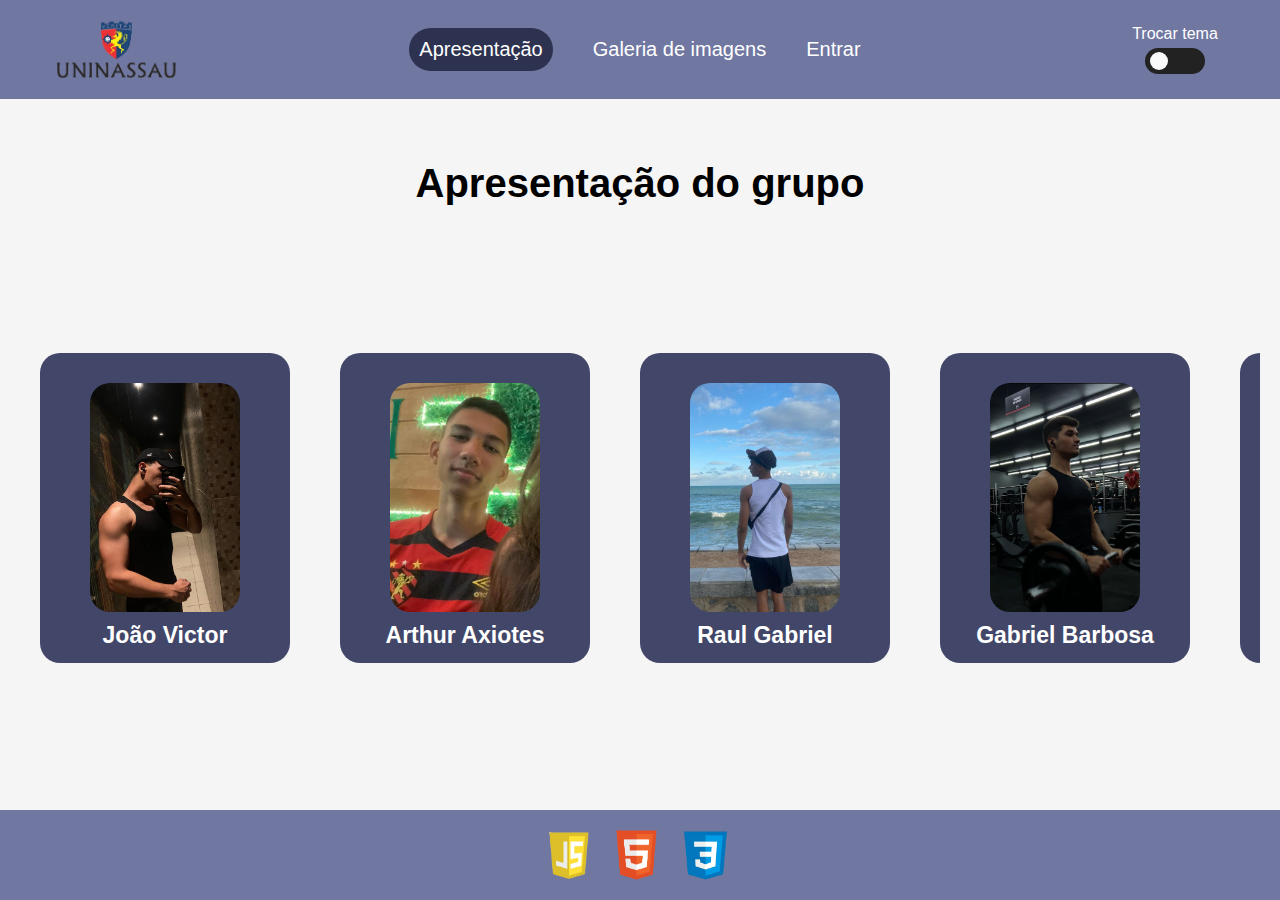
<file: index.html>
<!DOCTYPE html>
<html lang="pt-br">
<head>
    <meta charset="UTF-8">
    <meta name="viewport" content="width=device-width, initial-scale=1.0">
    <link rel="stylesheet" href="/styles/style.css">
    <link rel="stylesheet" href="/styles/style-header.css">
    <link rel="stylesheet" href="/styles/style-main-index.css">
    <link rel="stylesheet" href="/styles/style-footer.css">
    <title>Trabalho AV2 - Apresentação</title>
</head>
<body class="back-color-light">
    <header class="header header-light">
        <section class="container-header-desktop">
            <figure>
                <img src="/images/image-header.png" class="image-header" alt="Imagem com símbolo e nome da UNINASSAU">
            </figure>

            <nav class="menu-desktop">
                <a id="opcaoSelecionada" class="opcoes opcao-selecionada-light opcoes-light">Apresentação</a>
                <a href="/pages/galeria-de-imagens.html" class="opcoes opcoes-light">Galeria de imagens</a>
                <a href="/pages/login.html" class="opcoes opcoes-light">Entrar</a>
            </nav>

            <div class="tema">
                <p class="mode">Trocar tema</p>
                <div>
                    <input type="checkbox" class="checkbox" id="check-mode">
                    <label for="check-mode" class="label label-light">
                        <div class="btn-label btn-label-light"></div>
                    </label>
                </div>
            </div>
            
            <button class="btn-menu-mobile" onclick="menuMobile()">
                <img src="/images/menu-header.png" width="50px">
            </button>
        </section>
        
        <nav id="menu-mobile" style="transform: scale(0);" class="container-opcao-mobile">
            <a id="opcao-selecionada-mobile" class="opcoes-mobile">Apresentação</a>
            <a href="/pages/galeria-de-imagens.html" class="opcoes-mobile">Galeria de imagens</a>
            <a href="/pages/login.html" class="opcoes-mobile">Entrar</a>

            <div class="tema-mobile">
                <p class="mode">Trocar tema</p>
                <div>
                    <input type="checkbox" class="checkbox" id="check-mode-mobile">
                    <label for="check-mode-mobile" class="label label-light">
                        <div class="btn-label btn-label-light"></div>
                    </label>
                </div>
            </div>
        </nav>
    </header>

    <main class="main-index">
        <h1 class="titulo-page titulo-page-light">Apresentação do grupo</h1>

        <section class="sessao-integrantes">
            <div class="carrossel">
                <div class="integrante" id="neves">
                    <div class="pre-hover">
                        <img src="/images/image-neves.png" class="image-integrante">
                        <h2 class="nome">João Victor</h2>
                    </div>

                    <p class="text">
                        Olá! Tenho 19 anos, sou back-end developer, estou a 1 ano e meio na área da programação, estou cursando C.C pela UNINASSAU, 
                        nas horas vagas gosto de ir a academia, jogar, sair... Linguagens: Java, C#, Java-Script e SQL.
                        Frameworks: Spring boot e .Net.
                    </p>
                </div>

                <div class="integrante" id="arthur">
                    <div class="pre-hover">
                        <img src="/images/image-arthur.png" class="image-integrante">
                        <h2 class="nome">Arthur Axiotes</h2>
                    </div>

                    <p class="text">
                        Olá, tenho 20 anos, estou a uma ano e meio cursando C.C na UNINASSAU.
                        Ao longo desse tempo tive mais experiências com desenvolvimento web, tendo como principais tecnologias
                        HTML, CSS, SCSS, JavaScript, TypeScript e Angular.
                    </p>
                </div>

                <div class="integrante" id="raul">
                    <div class="pre-hover">
                        <img src="/images/image-raul.png" class="image-integrante">
                        <h2 class="nome">Raul Gabriel</h2>
                    </div>

                    <p class="text">
                        Olá! Tenho 19 anos de idade, sou um estudante de C.C pela UNINASSAU
                        e estou no terceiro período do curso. Gosto bastante de Python, porém gosto muito de banco de dados e me interesso também por todo o front-end,
                        Também tenho experiência com django e análise de dados.
                    </p>
                </div>

                <div class="integrante" id="barbosa">
                    <div class="pre-hover">
                        <img src="/images/image-barbosa.png" class="image-integrante">
                        <h2 class="nome">Gabriel Barbosa</h2>
                    </div>

                    <p class="text">
                        Olá! Tenho 20 anos e estou no terceiro período do curso de C.C na UNINASSAU.
                        Há um ano e meio entrei no mundo da programação e me dedico ao back-end.
                        Minhas linguagens principais são JavaScript, Python, HTML.
                        Estou sempre explorando novas possibilidades nesse universo da tecnologia.
                    </p>
                </div>

                <div class="integrante" id="vini">
                    <div class="pre-hover">
                        <img src="/images/image-vini.png" class="image-integrante">
                        <h2 class="nome">Vinicius Júnior</h2>
                    </div>

                    <p class="text">
                        Olá, tenho 19 anos sou estudante do terceiro período de C.C na UNINASSAU.
                        Gosto de aprender sobre tecnologia, e meu passa tempo é jogar e estudar. Estou aperfeiçoando 
                        meus conhecimentos em JavaScript com foco em React.js e pretendo me tornar um Desenvolvedor Fullstack!
                    </p>
                </div>
            </div>
        </section>
    </main>
    
    <footer class="footer footer-light">
        <div class="images-footer">
            <img src="/images/image-js.png" id="javaScript" alt="Image do símbolo do JavaScript">
            <img src="/images/image-html.png" id="html" alt="Image do símbolo do HTML">
            <img src="/images/image-css.png" id="css" alt="Image do símbolo do CSS">
        </div>
    </footer>

    <script src="/scripts/script-index.js"></script>
</body>
</html>
</file>
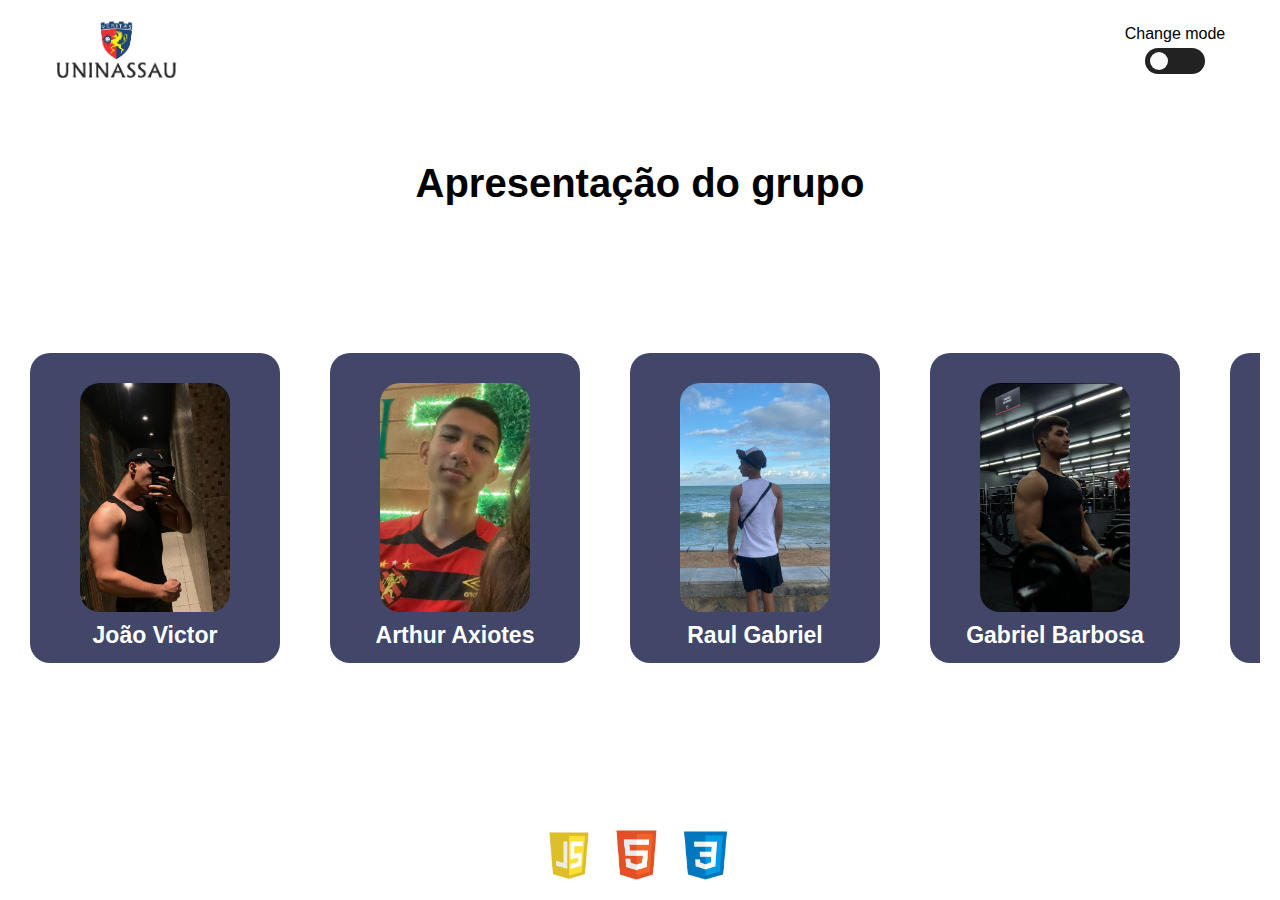
<file: pages/index.html>
<!DOCTYPE html>
<html lang="pt-br">
<head>
    <meta charset="UTF-8">
    <meta name="viewport" content="width=device-width, initial-scale=1.0">
    <link rel="stylesheet" href="/styles/style.css">
    <link rel="stylesheet" href="/styles/style-header.css">
    <link rel="stylesheet" href="/styles/style-main-index.css">
    <link rel="stylesheet" href="/styles/style-footer.css">
    <title>Trabalho AV2 - Apresentação</title>
</head>
<body>
    <header class="header">
        <div class="container-header-desktop">
            <figure>
                <img src="/images/image-header.png" class="image-header">
            </figure>

            <nav class="menu-desktop">
                <a id="opcao-selecionada" class="opcoes">Apresentação</a>
                <a href="/pages/galeria-de-imagens.html" class="opcoes">Galeria de imagens</a>
                <a href="/pages/login.html" class="opcoes">Entrar</a>
            </nav>

            <div class="tema">
                <p id="mode">Change mode</p>
                <div>
                    <input type="checkbox" class="checkbox" id="check-mode">
                    <label for="check-mode" class="label label-light">
                        <div class="btn-label btn-label-light"></div>
                    </label>
                </div>
            </div>
            
            <button class="btn-menu-mobile" onclick="menuMobile()">
                <img src="/images/menu-header.png">
            </button>
        </div>
        
        <nav id="menu-mobile" style="transform: scale(0);" class="container-opcao-mobile">
            <a id="opcao-selecionada-mobile" class="opcoes-mobile">Apresentação</a>
            <a href="/pages/galeria-de-imagens.html" class="opcoes-mobile">Galeria de imagens</a>
            <a href="/pages/login.html" class="opcoes-mobile">Entrar</a>
        </nav>
    </header>

    <main class="main-index">
        <h1 class="titulo-page">Apresentação do grupo</h1>

        <section class="sessao-integrantes">
            <div class="carrossel">
                <div class="integrante">
                    <div class="pre-hover">
                        <img src="/images/image-neves.png" class="image-integrante">
                        <h2 class="nome">João Victor</h2>
                    </div>

                    <p class="text">
                        Olá! Tenho 19 anos, sou back-end developer, estou a 1 ano e meio na área da programação, estou cursando C.C pela UNINASSAU, 
                        nas horas vagas gosto de ir a academia, jogar, sair... Linguagens: Java, C#, Java-Script e SQL.
                        Frameworks: Spring boot e .Net, e possuo mais algumas certificações.
                    </p>
                </div>

                <div class="integrante">
                    <div class="pre-hover">
                        <img src="/images/image-arthur.png" class="image-integrante">
                        <h2 class="nome">Arthur Axiotes</h2>
                    </div>

                    <p class="text">
                        Olá, tenho 20 anos, estou a uma ano e meio cursando C.C na UNINASSAU.
                        Ao longo desse tempo tive mais experiências com desenvolvimento web, tendo como principais tecnologias
                        HTML, CSS, SCSS, JavaScript, TypeScript e Angular.
                    </p>
                </div>

                <div class="integrante">
                    <div class="pre-hover">
                        <img src="/images/image-raul.png" class="image-integrante">
                        <h2 class="nome">Raul Gabriel</h2>
                    </div>

                    <p class="text">
                        Olá! Tenho 19 anos de idade, sou um estudante de C.C pela UNINASSAU
                        e estou no terceiro período do curso. Gosto bastante de Python, porém gosto muito de banco de dados e me interesso também por todo o front-end,
                        Também tenho experiência com django e análise de dados.
                    </p>
                </div>

                <div class="integrante">
                    <div class="pre-hover">
                        <img src="/images/image-barbosa.png" class="image-integrante">
                        <h2 class="nome">Gabriel Barbosa</h2>
                    </div>

                    <p class="text">
                        Olá! Tenho 20 anos e estou no terceiro período do curso de C.C na UNINASSAU.
                        Há um ano e meio entrei no mundo da programação e me dedico ao back-end.
                        Minhas linguagens principais são JavaScript, Python, HTML.
                        Estou sempre explorando novas possibilidades nesse universo da tecnologia.
                    </p>
                </div>

                <div class="integrante">
                    <div class="pre-hover">
                        <img src="/images/image-vini.png" class="image-integrante">
                        <h2 class="nome">Vinicius Júnior</h2>
                    </div>

                    <p class="text">
                        Olá, tenho 19 anos sou estudante do terceiro período de C.C na UNINASSAU.
                        Gosto de aprender sobre tecnologia, e meu passa tempo é jogar e estudar. Estou aperfeiçoando 
                        meus conhecimentos em JavaScript com foco em React.js e pretendo me tornar um Desenvolvedor Fullstack!
                    </p>
                </div>
            </div>
        </section>
    </main>
    
    <footer class="footer">
        <div class="images-footer">
            <img src="/images/image-js.png" id="javaScript">
            <img src="/images/image-html.png" id="html">
            <img src="/images/image-css.png" id="css">
        </div>
    </footer>

    <script src="/scripts/script-index.js"></script>
</body>
</html>
</file>
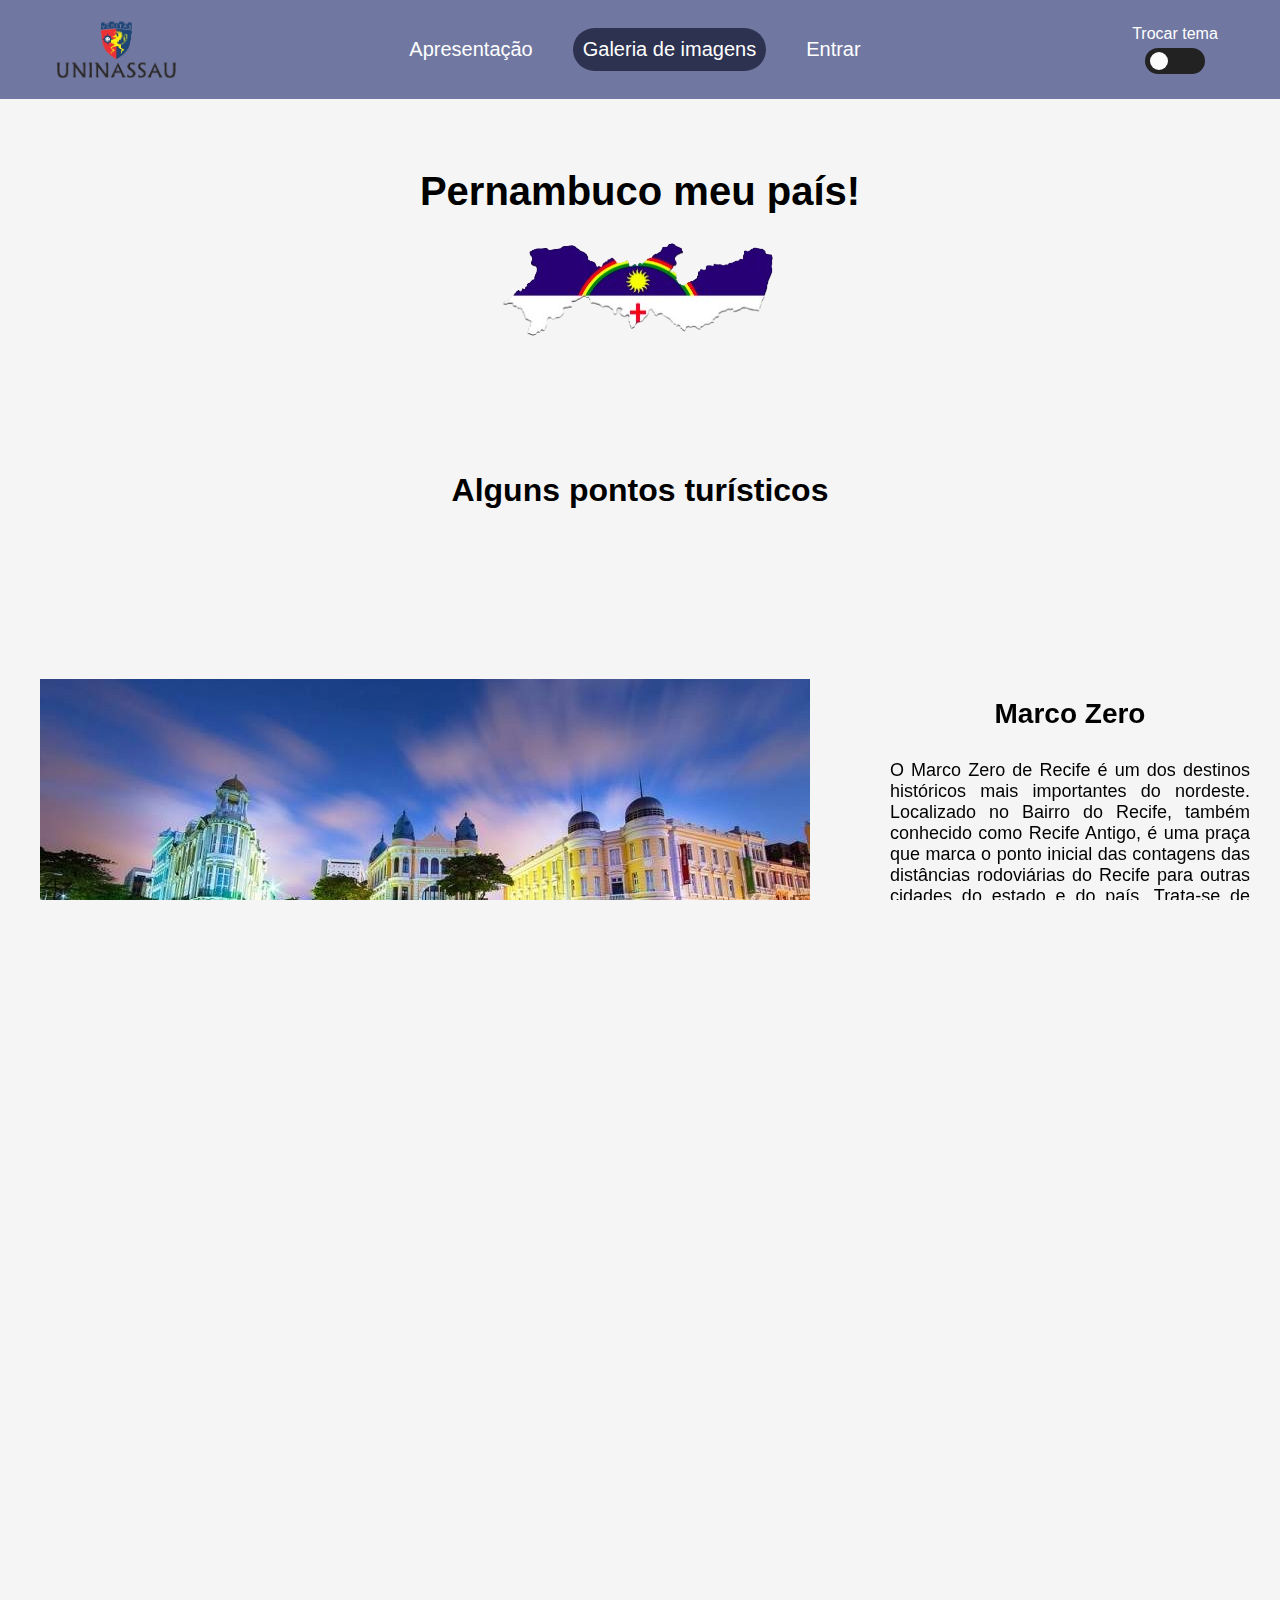
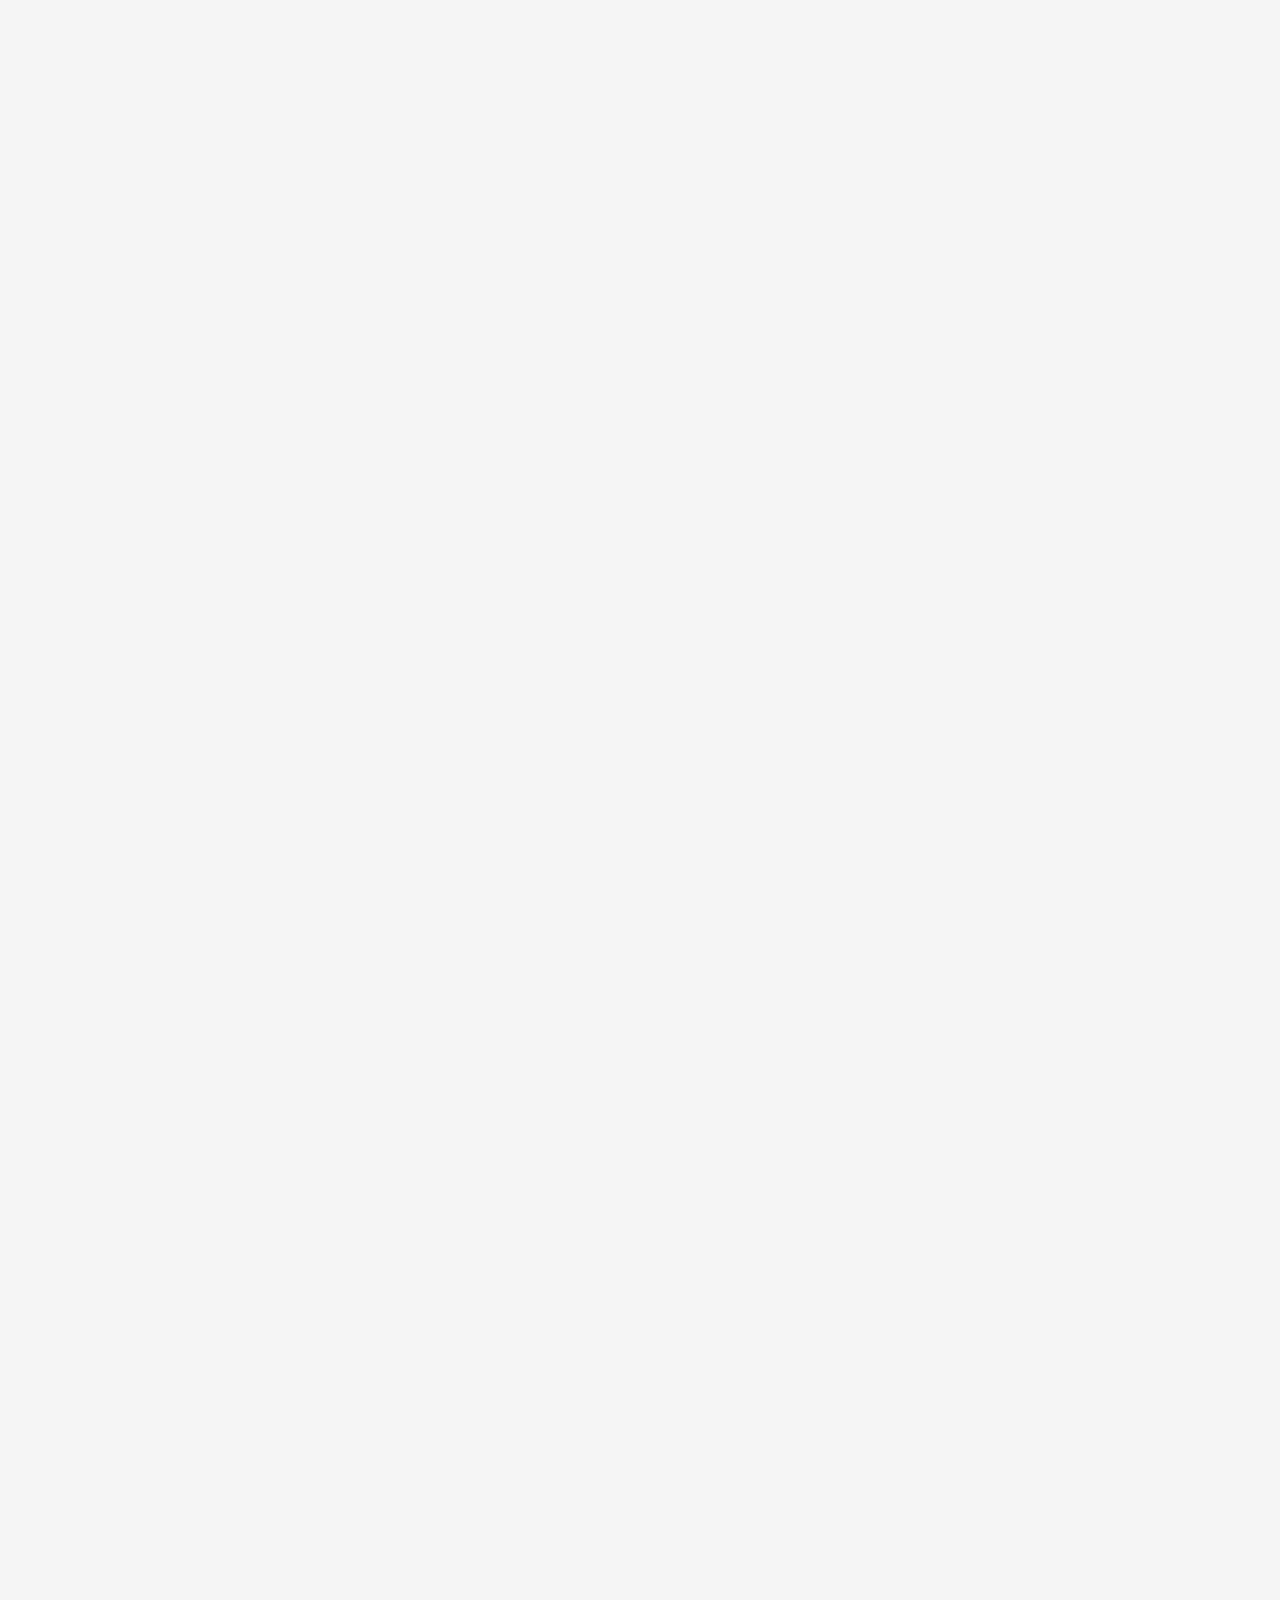
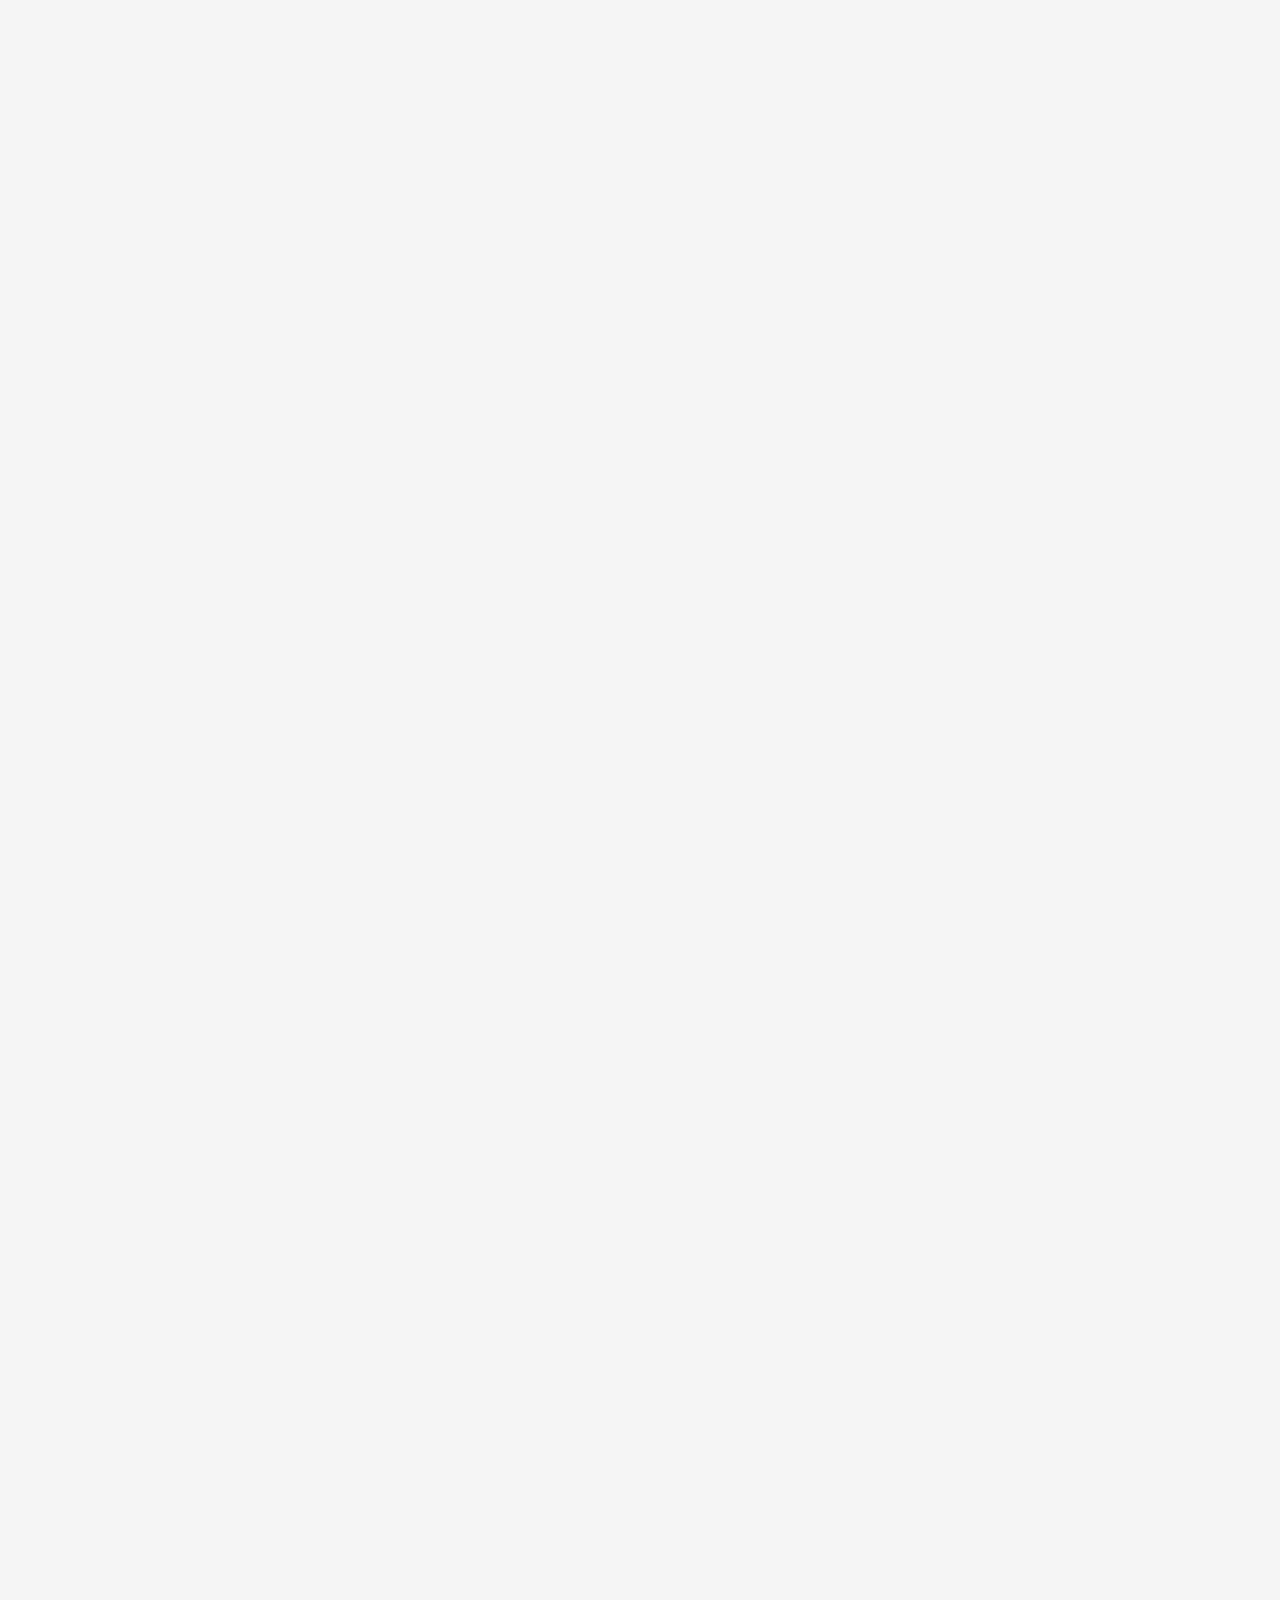
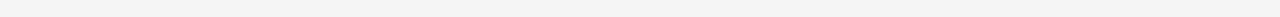
<file: pages/galeria-de-imagens.html>
<!DOCTYPE html>
<html lang="pt-br">
<head>
    <meta charset="UTF-8">
    <meta name="viewport" content="width=device-width, initial-scale=1.0">
    <link rel="stylesheet" href="/styles/style.css">
    <link rel="stylesheet" href="/styles/style-header.css">
    <link rel="stylesheet" href="/styles/style-main-galeria.css">
    <link rel="stylesheet" href="/styles/style-footer.css">
    <title>Trabalho AV2 - Galeria de imagens</title>
</head>
<body class="back-color-light">
    <header class="header header-light">
        <section class="container-header-desktop">
            <figure>
                <img src="/images/image-header.png" class="image-header" alt="Imagem com símbolo e nome da UNINASSAU">
            </figure>

            <nav class="menu-desktop">
                <a href="/index.html" class="opcoes opcoes-light">Apresentação</a>
                <a id="opcaoSelecionada" class="opcoes opcao-selecionada-light opcoes-light">Galeria de imagens</a>
                <a href="/pages/login.html" class="opcoes opcoes-light">Entrar</a>
            </nav>

            <div class="tema">
                <p class="mode">Trocar tema</p>
                <div>
                    <input type="checkbox" class="checkbox" id="check-mode">
                    <label for="check-mode" class="label label-light">
                        <div class="btn-label btn-label-light"></div>
                    </label>
                </div>
            </div>
            
            <button class="btn-menu-mobile" onclick="menuMobile()">
                <img src="/images/menu-header.png" width="50px">
            </button>
        </section>
        
        <nav id="menu-mobile" style="transform: scale(0);" class="container-opcao-mobile">
            <a href="/index.html" class="opcoes-mobile">Apresentação</a>
            <a id="opcao-selecionada-mobile" class="opcoes-mobile">Galeria de imagens</a>
            <a href="/pages/login.html" class="opcoes-mobile">Entrar</a>

            <div class="tema-mobile">
                <p class="mode">Trocar tema</p>
                <div>
                    <input type="checkbox" class="checkbox" id="check-mode-mobile">
                    <label for="check-mode-mobile" class="label label-light">
                        <div class="btn-label btn-label-light"></div>
                    </label>
                </div>
            </div>
        </nav>
    </header>

    <main class="main-galeria">
        <div class="titulo-image">
            <h1 id="titulo" class="letras-light">Pernambuco meu país!</h1>
            <figure class="image-pernambuco">
                <img src="/images/image-pernambuco.png">
            </figure>
        </div>
        
        <h2 class="subtitulo letras-light">Alguns pontos turísticos</h2>

        <section class="pontos-turisticos">
            <div class="sessao container-marco-zero">
                <figure class="image esconderReverse">
                    <img src="/images/image-marco-zero.png" id="marco-zero">
                </figure>

                <div class="text-titulo esconder">
                    <h3 class="titulo-sessao letras-light">Marco Zero</h3>

                    <p class="text letras-light">
                        O Marco Zero de Recife é um dos destinos históricos mais importantes do nordeste. 
                        Localizado no Bairro do Recife, também conhecido como Recife Antigo, é uma praça 
                        que marca o ponto inicial das contagens das distâncias rodoviárias do Recife para outras cidades 
                        do estado e do país. Trata-se de uma praça próximo ao porto da cidade. 
                        O Marco Zero é marcado por um monumento em forma de rosa dos ventos, que representa o centro geográfico da cidade.
                        Além disso, ele é conhecido por ser o ponto de encontro de diversos atrativos turísticos, 
                        como o Rio Capibaribe, as pontes Maurício de Nassau e Buarque de Macedo, o Paço do Frevo e o Parque das Esculturas Francisco Brennand.
                        A região do Recife Antigo, onde ele está localizado, também é conhecida por sua arquitetura histórica, restaurantes, bares e eventos culturais. 
                        O local é frequentemente utilizado para festividades, shows e celebrações, tornando-se um espaço importante para a vida cultural e social da cidade.
                    </p>
                </div>
            </div>

            <div class="sessao-reverse container-alto-da-se">
                <figure class="image esconder">
                    <img src="/images/image-alto-da-se.png" id="alto-da-se">
                </figure>

                <div class="text-titulo-reverse esconderReverse">
                    <h3 class="titulo-sessao letras-light">Alto da Sé</h3>

                    <p class="text letras-light">
                        O Alto da Sé é uma área de grande interesse turístico, histórico e cultural do centro de Olinda, cidade da Grande Recife que é patrimônio da humanidade pela UNESCO 
                        desde 1982. Formado por uma movimentada praça que mantém a mais tradicional feira da cidade, mirantes que proporcionam vistas fantásticas e uma das igrejas mais antigas 
                        no Brasil, foi nesta colina que em 1535, Duarte Coelho fundou a cidade, justamente por ser um lugar onde se avista a terra e o mar.
                        A primeira construção religiosa do Alto da Sé foi uma pequena capela de taipa de pilão erguida entre 1537 e 1540, 
                        sendo dedicada a Jesus Cristo como Salvador do Mundo.
                    </p>
                </div>
            </div>

            <div class="sessao container-brennand">
                <figure class="image esconderReverse">
                    <img src="/images/image-brennand.png" id="brennand">
                </figure>

                <div class="text-titulo esconder">
                    <h3 class="titulo-sessao letras-light">Instituto Ricardo Brennand</h3>

                    <p class="text letras-light">
                        O Instituto Ricardo Brennand é um complexo arquitetônico composto por três prédios abertos a visitação pública: 
                        Museu Castelo São João, Pinacoteca e Galeria de Exposições Temporárias e Eventos. 
                        Além desses três espaços, que estão abertos a visitação pública, existe também a Capela Nossa Senhora das Graças. 
                        Todos esses espaços estão circundados por um belo jardim de esculturas em uma vasta área verde. 
                        O Instituto possui uma coleção permanente de objetos histórico-artísticos de diversas procedências com forte ênfase 
                        na documentação histórica e iconográfica relacionada ao período colonial e ao Brasil Holandês, incluindo a maior coleção do 
                        mundo de pinturas de Frans Post, que foi o primeiro pintor da paisagem brasileira e o primeiro paisagista das Américas. 
                        O Instituto também abriga um dos maiores acervos de armas brancas do mundo, com mais de 3 000 peças, a maior parte proveniente da Europa e da Ásia, 
                        produzidas entre os séculos XIV e XXI. A biblioteca do Instituto possui mais de 60 mil volumes, datados do século XVI em diante, 
                        destacando-se as coleções de brasiliana e obras raras.
                    </p>
                </div>
            </div>
        </section>

        <h2 class="subtitulo letras-light">Ícones de Pernambuco</h2>

        <section class="icones">
            <section class="sessao-reverse container-gildo">
                <figure class="image esconder">
                    <img src="/images/image-gildo.png" id="gildo">
                </figure>

                <div class="text-titulo-reverse esconderReverse">
                    <h3 class="titulo-sessao letras-light">Gildo Lanches</h3>

                    <p class="text letras-light">
                        Gildo Lanches é conhecido por encher a barriga dos recifenses durante a noite. Além de ter recebido visitas de alguns famosos, como: 
                        Whindersson nunes, João Gomes e até o atual prefeito do recife, João Campos.
                        O empreendimento fica aberto de 16h às 6h, de domingo a domingo, fortalecendo aqueles que estão voltando de uma balada ou até mesmo indo. 
                        Localizado na Praça do Derby, de número 76-100. Além disso, o estabelecimento é famoso na Região Metropolitana pelos lanches gostosos e baratos, 
                        disponíveis até altas horas da madrugada. No cardápio do Gildo Lanches, você pode encontrar desde salgados e doces até o tradicional hambúrguer. 
                        Por exemplo, os clientes podem comprar um X-egg por apenas R$ 4,50. Se você está com fome e quer algo saboroso, o Gildo Lanches é uma ótima opção! 
                    </p>
                </div>
            </section>

            <section class="sessao container-chico-science">
                <figure class="image esconderReverse">
                    <img src="/images/image-chico.png" id="chico-science">
                </figure>

                <div class="text-titulo esconder">
                    <h3 class="titulo-sessao letras-light">Chico Science</h3>

                    <p class="text letras-light">
                        Francisco de Assis França, nasceu em Olinda, 13 de março de 1966, mais conhecido pela alcunha de Chico Science, 
                        foi um cantor e compositor brasileiro, um dos principais colaboradores do movimento manguebeat em meados da década de 1990.
                        Líder da banda Chico Science & Nação Zumbi, deixou dois discos gravados: Da Lama ao Caos e Afrociberdelia. 
                        Sua carreira foi encerrada precocemente por um acidente de carro numa das vias que ligam Olinda ao Recife. 
                        Seus dois álbuns foram incluídos na lista dos 100 melhores discos da música brasileira da revista Rolling Stone, elaborada a partir de uma votação com 60 jornalistas, 
                        produtores e estudiosos de música brasileira: Da Lama ao Caos ficou na 13ª posição e Afrociberdelia na 18ª. 
                        Em outubro de 2008, a revista Rolling Stone promoveu a Lista dos Cem Maiores Artistas da Música Brasileira, na qual Chico Science ocupou o 16ª lugar.
                    </p>
                </div>
            </section>

            <section class="sessao-reverse container-mauro">
                <figure class="image esconder">
                    <img src="/images/image-mauro.png" id="mauro-shampoo">
                </figure>

                <div class="text-titulo-reverse esconderReverse">
                    <h3 class="titulo-sessao letras-light">Mauro Shampoo</h3>

                    <p class="text letras-light">
                        Mauro Teixeira Thorpe, mais conhecido como Mauro Shampoo nasceu em Recife, 20 de novembro de 1956, é um cabeleireiro e ex-futebolista brasileiro 
                        que atuava como meio-campista. É conhecido por ser o jogador-símbolo do Íbis Sport Club. Ele vestiu a camisa 10 do clube entre 1986 e 1995 
                        e fez apenas um único gol em quinze anos de carreira, por isso ficou conhecido como o pior jogador, do pior time do mundo.
                        "Só fiz um gol na carreira, e mesmo assim dizem que foi contra. O goleiro deu rebote e a bola caiu na marca do pênalti. Fiz o gol e corri o estádio todinho. 
                        O estádio estava lotado... lotado de espaço vazio. Perdemos de 8–1, mas eu fiz um golaço. Não tem registro, por isso dizem que foi contra. 
                        Dói no coração. É o gol da minha vida." - Diz o ex-jogador, atualmente ele aposentou as chuteiras e segue como cabeleireiro.
                    </p>
                </div>
            </section>
        </section>

        <form class="feedback">
            <div class="area-mensagem">
                <p id="feedback" class="letras-light">Feedback</p>
                <textarea class="textarea" placeholder="Deixe uma mensagem!"></textarea>
            </div>
            <button class="btn-form">
                Enviar
            </button>
        </form>

    </main>

    <footer class="footer footer-light">
        <div class="images-footer">
            <img src="/images/image-js.png" id="javaScript" alt="Image do símbolo do JavaScript">
            <img src="/images/image-html.png" id="html" alt="Image do símbolo do HTML">
            <img src="/images/image-css.png" id="css" alt="Image do símbolo do CSS">
        </div>
    </footer>
    
    <script src="/scripts/script-galeria.js"></script>
</body>
</html>
</file>
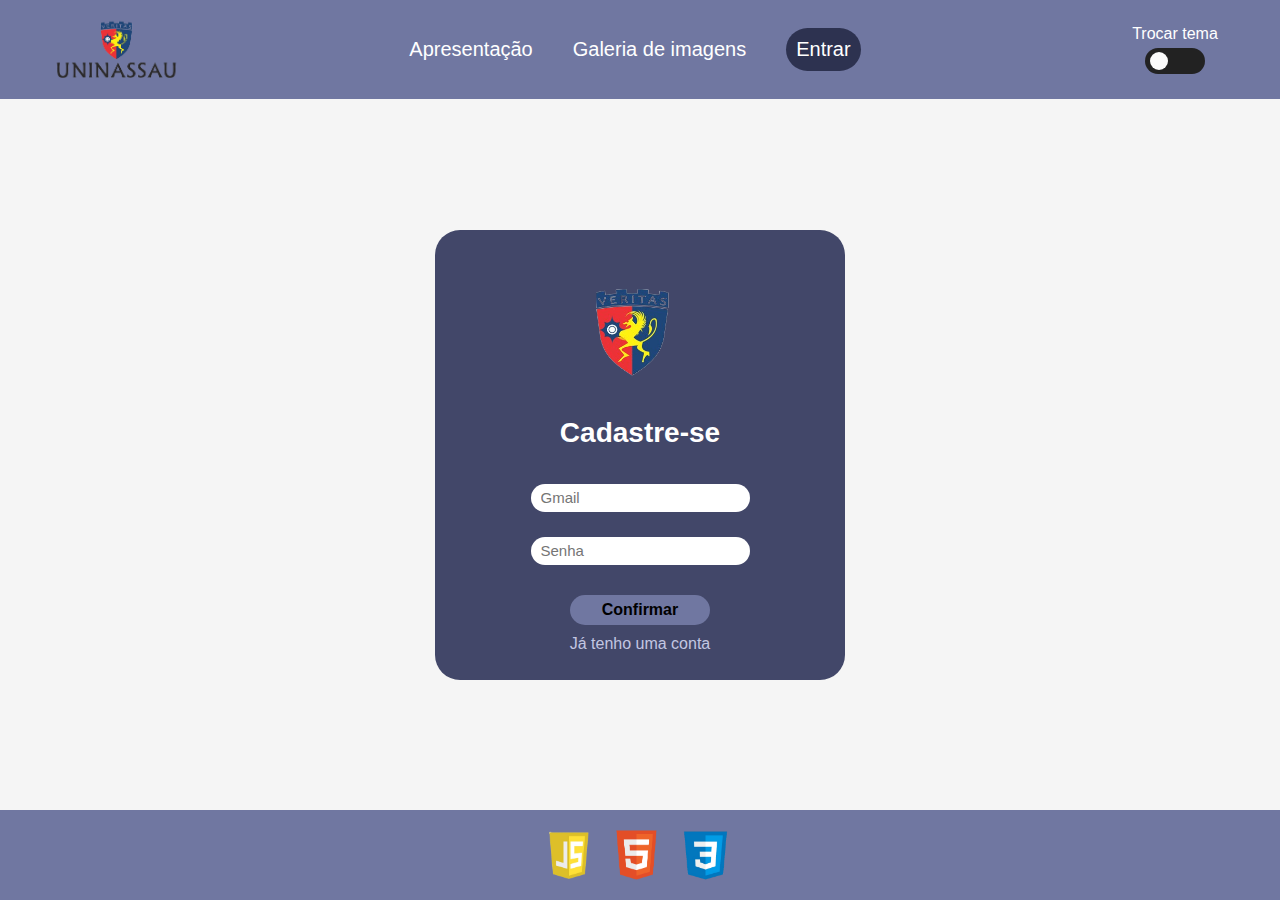
<file: pages/login.html>
<!DOCTYPE html>
<html lang="pt-br">
<head>
    <meta charset="UTF-8">
    <meta name="viewport" content="width=device-width, initial-scale=1.0">
    <link rel="stylesheet" href="/styles/style.css">
    <link rel="stylesheet" href="/styles/style-header.css">
    <link rel="stylesheet" href="/styles/style-main-login.css">
    <link rel="stylesheet" href="/styles/style-footer.css">
    <title>Trabalho AV2 - Login</title>
</head>
<body class="back-color-light">
    <header class="header header-light">
        <section class="container-header-desktop">
            <figure>
                <img src="/images/image-header.png" class="image-header" alt="Imagem com símbolo e nome da UNINASSAU">
            </figure>

            <nav class="menu-desktop">
                <a href="/index.html" class="opcoes opcoes-light">Apresentação</a>
                <a href="/pages/galeria-de-imagens.html" class="opcoes opcoes-light">Galeria de imagens</a>
                <a id="opcaoSelecionada" class="opcoes opcao-selecionada-light opcoes-light">Entrar</a>
            </nav>

            <div class="tema">
                <p class="mode">Trocar tema</p>
                <div>
                    <input type="checkbox" class="checkbox" id="check-mode">
                    <label for="check-mode" class="label label-light">
                        <div class="btn-label btn-label-light"></div>
                    </label>
                </div>
            </div>
            
            <button class="btn-menu-mobile" onclick="menuMobile()">
                <img src="/images/menu-header.png" width="50px">
            </button>
        </section>
        
        <nav id="menu-mobile" style="transform: scale(0);" class="container-opcao-mobile">
            <a href="/index.html" class="opcoes-mobile">Apresentação</a>
            <a href="/pages/galeria-de-imagens.html" class="opcoes-mobile">Galeria de imagens</a>
            <a id="opcao-selecionada-mobile" class="opcoes-mobile">Entrar</a>

            <div class="tema-mobile">
                <p class="mode">Trocar tema</p>
                <div>
                    <input type="checkbox" class="checkbox" id="check-mode-mobile">
                    <label for="check-mode-mobile" class="label label-light">
                        <div class="btn-label btn-label-light"></div>
                    </label>
                </div>
            </div>
        </nav>
    </header>

    <main class="main-login">
        <section class="login">
            <figure>
                <img src="/images/image-login.png" class="image-login">
            </figure>

            <h1 class="text">Cadastre-se</h1>

            <form class="form-login">
                <div class="input-area">
                        <input type="email" id="gmail" class="input-login" placeholder="Gmail">
                        <input type="password" id="senha" class="input-login" placeholder="Senha">
                </div>

                <div class="buttons">
                    <button class="btn-login" onclick="confirmarCadastro()">
                        Confirmar
                    </button>
                    <a href="" class="cadastre-se">Já tenho uma conta</a>
                </div>
            </form>
        </section>
    </main>

    <footer class="footer footer-light">
        <div class="images-footer">
            <img src="/images/image-js.png" id="javaScript" alt="Image do símbolo do JavaScript">
            <img src="/images/image-html.png" id="html" alt="Image do símbolo do HTML">
            <img src="/images/image-css.png" id="css" alt="Image do símbolo do CSS">
        </div>
    </footer>

    <script src="/scripts/script-login.js"></script>
</body>
</html>
</file>
<file: styles/style.css>
*{
    margin: 0;
    padding: 0;
    text-decoration: none;
    font-family: Arial, Helvetica, sans-serif;
    transition: 0.5s;
}

html, body{
    width: 100%;
    height: 100%;
    overflow-x: hidden;
}

.back-color-light{
    background-color: rgb(245, 245, 245);
}

.back-color-dark{
    background-color: #383838;
}
</file>
<file: styles/style-header.css>
.header{
    width: 100%;
    height: 11%;
    display: flex;
    flex-direction: row;
    align-items: center;
    justify-content: space-between;
    overflow: hidden;
}

.header-light{
    background-color: #7077A1;
}

.header-dark{
    background-color: #242424;
}

.image-header{
    width: 160px;
    margin-left: 40px;
}

.menu-desktop{
    margin-right: 40px;
    display: flex;
    gap: 40px;
    transition: 3s;
    max-width: 500px;
    width: 100%;
    height: 100%;
    align-items: center;
    justify-content: center;
}

.opcoes{
    font-size: 20px;
    transition: 0.5s;
    color: white;
}

.opcoes-light:hover{
    padding: 10px;
    background-color: #2D3250;
    border-radius: 30px;
}

.opcoes-dark:hover{
    padding: 10px;
    background-color: #7077A1;
    border-radius: 30px;
}

.opcao-selecionada-light{
    padding: 10px;
    background-color: #2D3250;
    border-radius: 30px;
}

.opcao-selecionada-dark{
    padding: 10px;
    background-color: #7077A1;
    border-radius: 30px;
}

.container-header-desktop{
    width: 100%;
    display: flex;
    justify-content: space-between;
    align-items: center;
}

.btn-menu-mobile{
    display: none;
}

.menu-mobile{
    display: none;
}

.container-opcao-mobile{
    display: none;
}

.tema{
    margin-right: 40px;
    max-width: 130px;
    width: 100%;
    display: flex;
    flex-direction: column;
    justify-content: center;
    align-items: center;
    gap: 5px;
}

.tema-mobile{
    display: none;
}

.mode{
    color: white;
}

.checkbox{
    opacity: 0;
    position: absolute;
}

.label{
    border-radius: 50px;
    cursor: pointer;
    display: flex;
    align-items: center;
    justify-content: space-between;
    padding: 5px;
    position: relative;
    width: 50px;
    height: 16px;
    transition: 0.5s;
}

.label-dark{
    background-color: #FAFAFA;
}

.label-light{
    background-color: #222222;
}

.label .btn-label{
    border-radius: 100%;
    position: absolute;
    width: 18px;
    height: 18px;
    border: none;
    cursor: pointer;
    transform: translateX(0);
    transition: 0.5s;
}

.btn-label-dark{
    background-color: #222222;
}

.btn-label-light{
    background-color: #FAFAFA;
}

.checkbox:checked + .label .btn-label{
    transform: translateX(32px);
}

@media screen and (max-width: 950px) {
    .menu-desktop{
        display: none;
    }

    .image-header{
        margin-left: 10px;
    }

    .mobile-menu-icon{
        width: 100%;
    }

    .btn-menu-mobile{
        display: block;
        background-color: transparent;
        border: none;
        cursor: pointer;
        margin-right: 30px;
    }

    .container-opcao-mobile{
        display: flex;
        flex-direction: column;
        align-items: center;
        gap: 10px;
        position: absolute;
        width: 145px;
        right: 30px;
        top: 75px;
        padding: 20px;
        background-color: #9CA2D1;
        border-radius: 10px;
        transition: 0.5s;
    }

    .opcoes-mobile{
        font-size: 16px;
        color: white;
    }

    #opcao-selecionada-mobile{
        color: #1e275e;
    }

    .tema{
        display: none;
    }

    .tema-mobile{
        max-width: 130px;
        width: 100%;
        display: flex;
        flex-direction: column;
        justify-content: center;
        align-items: center;
        gap: 5px;
    }
}
</file>
<file: styles/style-main-index.css>
.main-index{
    width: 100%;
    height: 79%;
    display: flex;
    flex-direction: column;
    align-items: center;
}

.sessao-integrantes{
    display: flex;
    flex-direction: row;
    align-items: center;
    justify-content: center;
    flex-wrap: wrap;
    gap: 45px;
    width: 100%;
    height: 85%;
}

.titulo-page{
    font-size: 40px;
    height: 15%;
    display: flex;
    align-items: end;
}

.titulo-page-light{
    color: black;
}

.titulo-page-dark{
    color: white;
}

.carrossel{
    width: 100%;
    height: 100%;
    display: flex;
    flex-direction: row;
    align-items: center;
    justify-content: space-evenly;
    overflow-y: scroll;
    gap: 50px;
    margin: 0 20px 0 20px;
    padding: 0 40px 0 10px;
    scroll-behavior: smooth;
}

.carrossel::-webkit-scrollbar{
    display: none;
}

.integrante{
    min-width: 250px;
    max-width: 250px;
    height: 310px;
    display: flex;
    flex-direction: column;
    align-items: center;
    border-radius: 20px;
    background-color: #424769;
    gap: 20px;
    transition: 1s;
}

#neves:hover{
    height: 445px;
}

#arthur:hover{
    height: 430px;
}

#raul:hover{
    height: 450px;
}

#barbosa:hover{
    height: 465px;
}

#vini:hover{
    height: 465px;
}

.integrante:hover{
    min-width: 290px;
    transform: scale(1.1);
    box-shadow: 3px 3px 5px black;

    .nome{
        font-size: 18px;
    }

    .image-integrante{
        width: 100%;
        max-width: 130px;
        margin: 15px 5px 0 5px;
    }
}

.pre-hover{
    display: flex;
    flex-direction: column;
    align-items: center;
    gap: 10px;
}

.image-integrante{
    max-width: 150px;
    width: 100%;
    border-radius: 20px;
    transition: 1s;
    margin-top: 30px;
}

.nome{
    font-size: 23px;
    color: white;
    font-weight: bold;
    transition: 1s;
}

.text{
    margin: 0 20px 20px 20px;
    overflow: hidden;
    color: white;
    font-size: 16px;
}

@media screen and (max-width: 1500px) {
    .carrossel::-webkit-scrollbar{
        display: block;
    }

    .carrossel::-webkit-scrollbar-track{
        display: none;
    }

    .carrossel::-webkit-scrollbar-thumb{
        background-color: #424769;
        border-radius: 15px;
    }

    .carrossel::-webkit-scrollbar-corner{
        display: none;
    }

    #neves{
        margin-left: 10px;
    }

    #vini{
        margin-right: 25px;
    }
}

@media screen and (max-width: 730px) {
    .titulo-page{
        font-size: 30px;
    }

    .carrossel{
        gap: 30px;
        padding: 0 40px 0 10px;
        margin: 0 10px 0 10px;
    }

    .carrossel::-webkit-scrollbar{
        display: none;
    }

    .integrante{
        min-width: 230px;
        max-width: 230px;
        height: 315px;
        gap: 15px;
        margin-left: 12px;
    }

    #neves:hover{
        height: 380px;
    }
    
    #arthur:hover{
        height: 375px;
    }
    
    #raul:hover{
        height: 380px;
    }
    
    #barbosa:hover{
        height: 400px;
    }
    
    #vini:hover{
        height: 398px;
    }

    .integrante:hover{
        min-width: 255px;

        .image-integrante{
            max-width: 100px;
            width: 100%;    
        }
    }

    .image-integrante{
        max-width: 150px;
        width: 100%;
        border-radius: 20px;
        transition: 1s;
    }

    .text{
        font-size: 14px
    }
}

@media screen and (max-height: 840px){
    .carrossel{
        padding: 0 40px 0 20px;
        margin: 0 5px 0 5px;
    }

    .integrante{
        min-width: 200px;
        max-width: 200px;
        height: 250px;
    }

    .nome{
        font-size: 20px;
    }

    #neves:hover{
        height: 360px;
    }
    
    #arthur:hover{
        height: 360px;
    }
    
    #raul:hover{
        height: 360px;
    }
    
    #barbosa:hover{
        height: 365px;
    }
    
    #vini:hover{
        height: 360px;
    }

    .integrante:hover{
        min-width: 230px;
        box-shadow: 3px 3px 5px black;
        gap: 5px;
    
        .nome{
            font-size: 18px;
        }
    
        .image-integrante{
            width: 100%;
            max-width: 100px;
            margin: 15px 5px 0 5px;
        }
    }

    .image-integrante{
        max-width: 115px;
        width: 100%;
    }

    .text{
        font-size: 12px
    }
}
</file>
<file: styles/style-footer.css>
.footer{
    width: 100%;
    height: 10%;
    display: flex;
    flex-direction: row;
    align-items: center;
}

.footer-light{
    background-color: #7077A1;
}

.footer-dark{
    background-color: #242424;
}

.images-footer{
    width: 100%;
    height: 100%;
    display: flex;
    justify-content: center;
    align-items: center;
}

#html{
    width: 85px;
    height: 50px;
}

#javaScript{
    width: 40px;
    height: 48px;
    margin-right: 5px;
}

#css{
    width: 53px;
    height: 53px;
}
</file>
<file: styles/style-main-galeria.css>
.main-galeria{
    width: 100%;
    height: auto;
    display: flex;
    flex-direction: column;
    gap: 130px;
}

.letras-light{
    color: black;
}

.letras-dark{
    color: white;
}

.titulo-image{
    width: 100%;
    max-height: 300px;
    height: 100%;
    display: flex;
    flex-direction: column;
    justify-content: center;
    align-items: center;
    gap: 25px;
    font-size: 20px;
    font-weight: bold;
    margin-top: 70px;
}

.pontos-turisticos{
    display: flex;
    flex-direction: column;
    gap: 150px;
}

.icones{
    display: flex;
    flex-direction: column;
    gap: 100px;
}

.subtitulo{
    width: 100%;
    max-height: 150px;
    height: 100%;
    font-size: 32px;
    display: flex;
    justify-content: center;
    align-items: center;
}

.sessao{
    width: 100%;
    max-height: 520px;
    height: 100%;
    display: flex;
    flex-direction: row;
    justify-content: center;
    align-items: center;
    gap: 40px;
}

.sessao-reverse{
    width: 100%;
    max-height: 520px;
    height: 100%;
    display: flex;
    flex-direction: row-reverse;
    justify-content: center;
    align-items: center;
    gap: 40px;
}

.text-titulo{
    width: 100%;
    height: 400px;
    margin-right: 30px;
    display: flex;
    flex-direction: column;
    justify-content: space-evenly;
    gap: 30px;
}

.text-titulo-reverse{
    width: 100%;
    height: 400px;
    margin-left: 30px;
    display: flex;
    flex-direction: column;
    justify-content: space-evenly;
    gap: 30px;
}

.titulo-sessao{
    text-align: center;
    font-size: 28px;
}

.text{
    text-align: justify;
    font-size: 18px;
}

.image{
    margin: 40px;
}

#marco-zero{
    max-width: 770px;
}

#alto-da-se{
    max-width: 680px;
}

#brennand{
    max-width: 650px;
}

#mauro-shampoo{
    max-width: 380px;
}

.feedback{
    width: 100%;
    max-height: 270px;
    height: 100%;
    display: flex;
    flex-direction: column;
    align-items: center;
    justify-content: center;
    gap: 20px;
    font-size: 18px;
    margin: 25px 0 50px 0;
}

.area-mensagem{
    width: 100%;
    display: flex;
    flex-direction: column;
    align-items: center;
    gap: 5px;
    transition: 1s;
}

.textarea{
    max-width: 350px;
    width: 100%;
    height: 120px;
    border: none;
    outline: none;
    padding: 10px;
    font-size: 15px;
    border-radius: 8px;
}

.btn-form{
    max-width: 100px;
    width: 100%;
    height: 30px;
    border: none;
    border-radius: 40px;
    background-color: #2D3250;
    color: white;
    font-size: 16px;
    cursor: pointer;
}

.esconder{
    opacity: 0;
    filter: blur(15px);
    transition: all 1.5s;
    transform: translateX(100%);
}

.esconderReverse{
    opacity: 0;
    filter: blur(2px);
    transition: all 1.5s;
    transform: translateX(-100%);
}

.mostrar{
    opacity: 1;
    filter: blur(0);
    transition: all 2s;
    transform: translateX(0);
}

@media screen and (max-width: 1260px) {
    .main-galeria{
        gap: 150px;
    }

    .pontos-turisticos{
        display: flex;
        gap: 300px;
        margin: 40px 0 70px 0;
    }

    .icones{
        display: flex;
        gap: 230px;
    }

    .sessao{
        display: flex;
        flex-direction: column-reverse;
        justify-content: center;
        align-items: center;
        gap: 10px;
    }

    .sessao-reverse{
        display: flex;
        flex-direction: column-reverse;
        justify-content: center;
        align-items: center;
        gap: 10px;
    }

    .image{
        margin: 0;
    }

    #marco-zero{
        max-width: 680px;
    }
    
    #alto-da-se{
        max-width: 590px;
    }
    
    #brennand{
        max-width: 560px;
    }

    #mauro-shampoo{
        max-width: 340px;
    }

    .text-titulo{
        margin: 0;
    }

    .text-titulo-reverse{
        margin: 0;
    }

    .text{
        margin: 25px;
    }

    .feedback{
        margin-top: 80px;
    }

    .container-mauro{
        display: flex;
        flex-direction: column-reverse;
        gap: 0;
        margin-top: 40px;
    }
}

@media screen and (max-width: 730px) {
    .main-galeria{
        gap: 120px;
    }

    .titulo-image{
        font-size: 16px;
    }

    .subtitulo{
        font-size: 26px;
    }

    .pontos-turisticos{
        display: flex;
        gap: 160px;
        margin: 0 0 70px 0;
    }

    .icones{
        display: flex;
        gap: 140px;
    }

    .text-titulo{
        gap: 0;
    }

    .text-titulo-reverse{
        gap: 0;
    }

    .titulo-sessao{
        font-size: 23px;
    }

    #marco-zero{
        max-width: 350px;
    }
    
    #alto-da-se{
        max-width: 350px;
    }
    
    #brennand{
        max-width: 340px;
    }

    #mauro-shampoo{
        max-width: 260px;
    }

    #gildo{
        max-width: 350px;
    }

    #chico-science{
        max-width: 350px;
    }

    .textarea{
        max-width: 280px;
    }

    .container-marco-zero{
        display: flex;
        flex-direction: column-reverse;
        gap: 30px;
    }

    .container-alto-da-se{
        display: flex;
        flex-direction: column-reverse;
        gap: 0px;
    }

    .container-brennand{
        display: flex;
        flex-direction: column-reverse;
        gap: 80px;
        margin-top: 100px;
    }

    .container-gildo{
        display: flex;
        flex-direction: column-reverse;
        gap: 0;
    }

    .container-chico-science{
        display: flex;
        flex-direction: column-reverse;
        gap: 0;
    }

    .container-mauro{
        display: flex;
        flex-direction: column-reverse;
        gap: 0;
        margin-top: 40px;
    }

    .text{
        font-size: 16px;
    }
}

@media screen and (max-width: 450px) {
    .main-galeria{
        gap: 160px;
    }

    .titulo-image{
        font-size: 16px;
    }

    .subtitulo{
        font-size: 26px;
    }

    .pontos-turisticos{
        display: flex;
        gap: 210px;
        margin: 0 0 70px 0;
    }

    .icones{
        display: flex;
        gap: 220px;
    }

    .text-titulo{
        gap: 0;
    }

    .text-titulo-reverse{
        gap: 0;
    }

    .titulo-sessao{
        font-size: 23px;
    }

    #marco-zero{
        max-width: 350px;
    }
    
    #alto-da-se{
        max-width: 350px;
    }
    
    #brennand{
        max-width: 340px;
    }

    #mauro-shampoo{
        max-width: 260px;
    }

    #gildo{
        max-width: 350px;
    }

    #chico-science{
        max-width: 350px;
    }

    .textarea{
        max-width: 280px;
    }

    .container-marco-zero{
        display: flex;
        flex-direction: column-reverse;
        gap: 100px;
    }

    .container-alto-da-se{
        display: flex;
        flex-direction: column-reverse;
        gap: 0;
    }

    .container-brennand{
        display: flex;
        flex-direction: column-reverse;
        gap: 150px;
    }

    .container-gildo{
        display: flex;
        flex-direction: column-reverse;
        gap: 20px;
    }

    .container-chico-science{
        display: flex;
        flex-direction: column-reverse;
        gap: 60px;
    }

    .container-mauro{
        display: flex;
        flex-direction: column-reverse;
        gap: 20px;
    }
}
</file>
<file: styles/style-main-login.css>
.main-login{
    width: 100%;
    height: 79%;
    display: flex;
    justify-content: center;
    align-items: center;
}

.login{
    background-color: #424769;
    border-radius: 25px;
    display: flex;
    flex-direction: column;
    align-items: center;
    justify-content: center;
    max-width: 410px;
    width: 100%;
    min-height: 450px;
    gap: 35px;
    transition: 0.5s;
}

.image-login{
    width: 365px;
}

.text{
    font-size: 28px;
    color: white;
    font-weight: bold;
}

.form-login{
    display: flex;
    flex-direction: column;
    align-items: center;
    gap: 30px;
    width: 100%;
    transition: 0.5s;
}

.input-area{
    display: flex;
    flex-direction: column;
    align-items: center;
    justify-content: center;
    gap: 25px;
}

.input-login{
    width: 100%;
    height: 28px;
    padding-left: 10px;
    font-size: 15px;
    border-radius: 15px;
    border: none;
    outline: none;
}

.buttons{
    display: flex;
    flex-direction: column;
    align-items: center;
    gap: 10px;
    width: 100%;
}

.btn-login{
    cursor: pointer;
    max-width: 140px;
    width: 100%;
    height: 30px;
    border: none;
    border-radius: 40px;
    font-size: 16px;
    font-weight: bold;
    background-color: #7077A1;
}

.cadastre-se{
    color: #c2c6e2;
}

@media screen and (max-width: 730px){
    .login{
        margin: 20px;
    }

    .image-login{
        width: 300px;
    }

    .text{
        font-size: 24px;
    }
}
</file>
